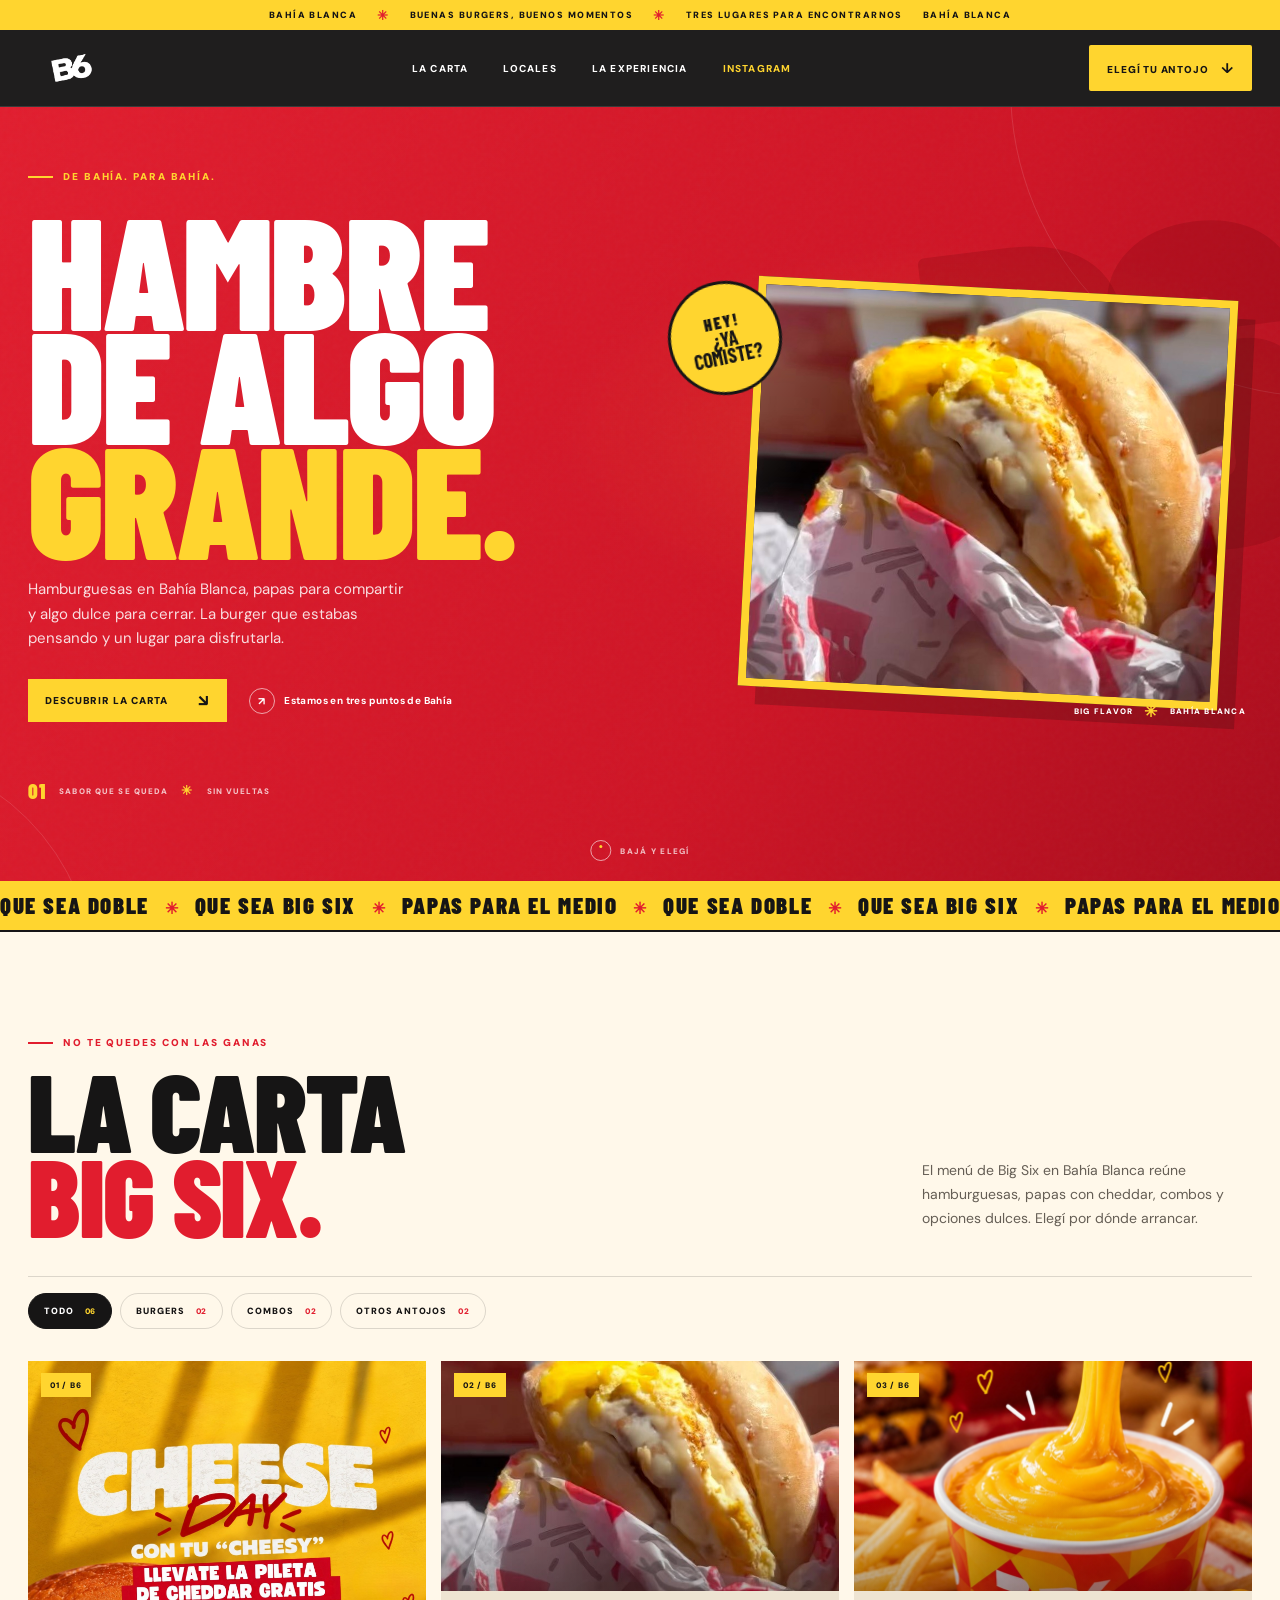
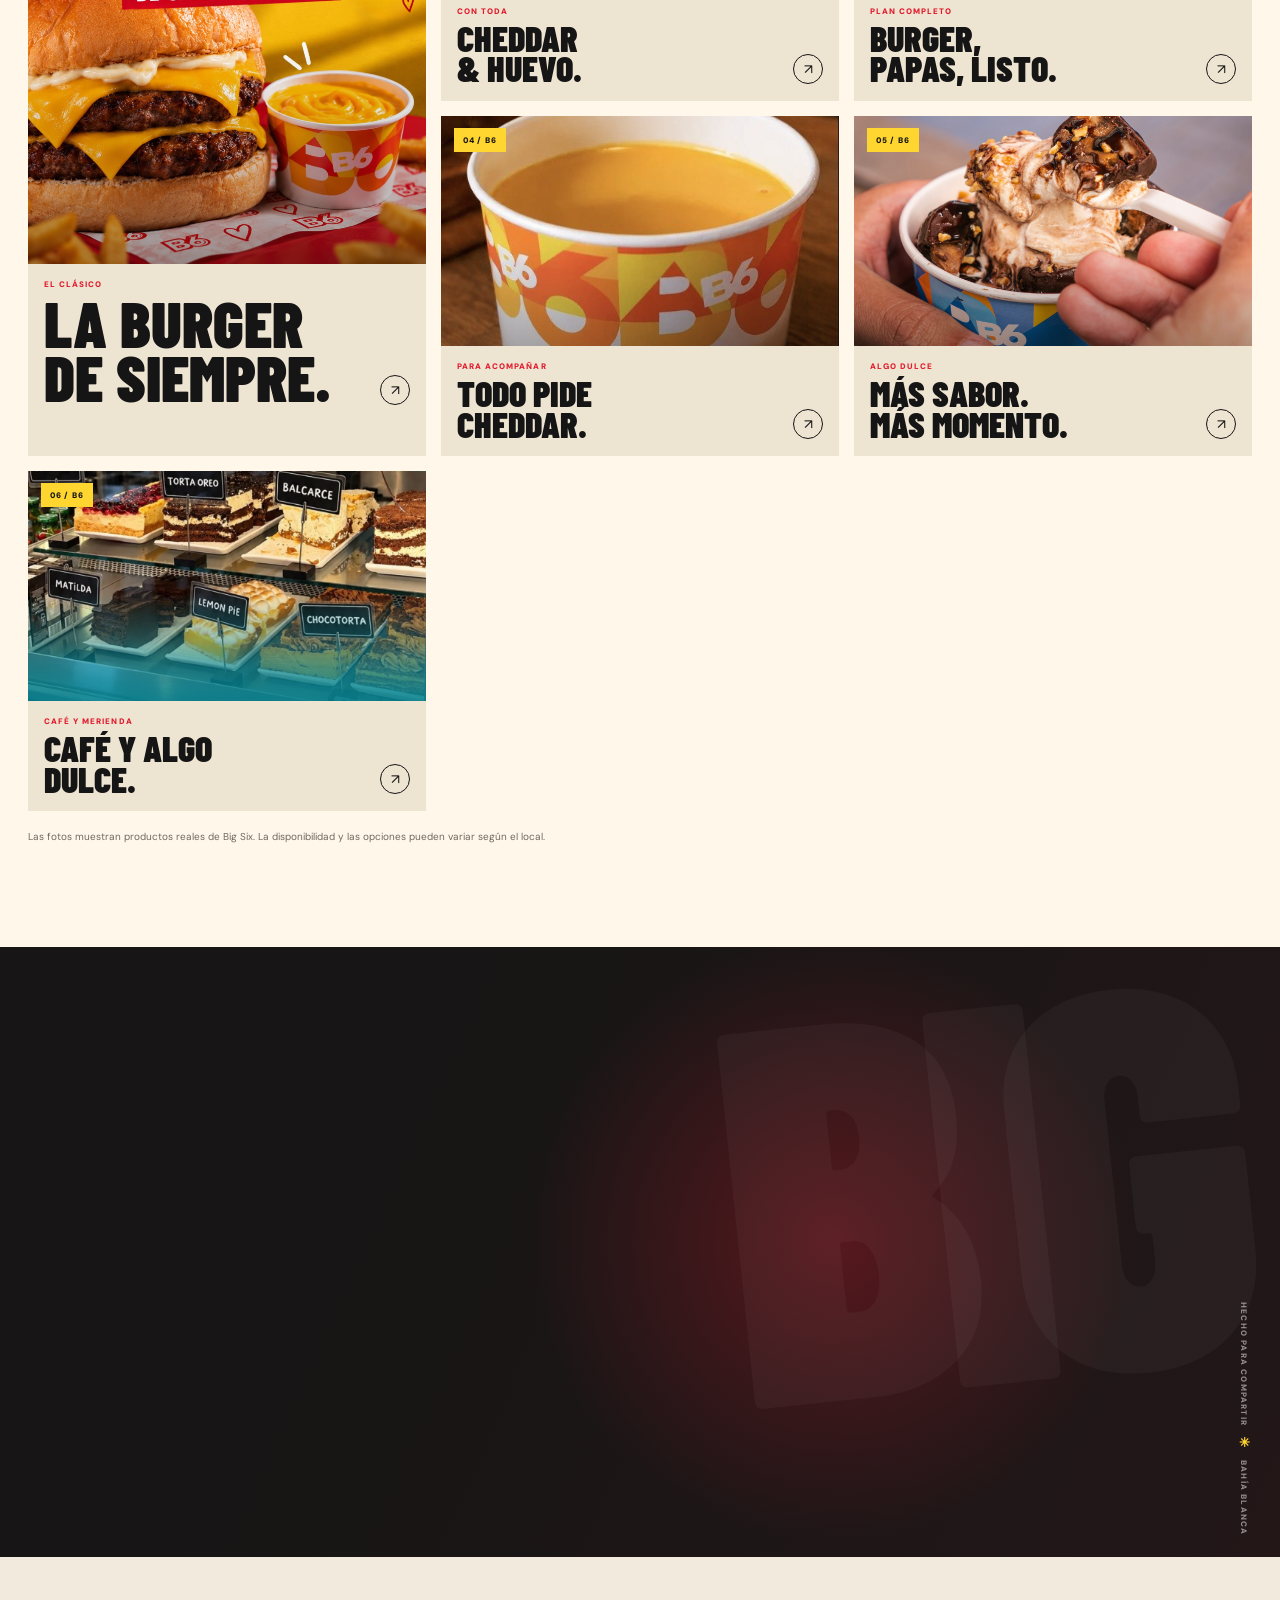
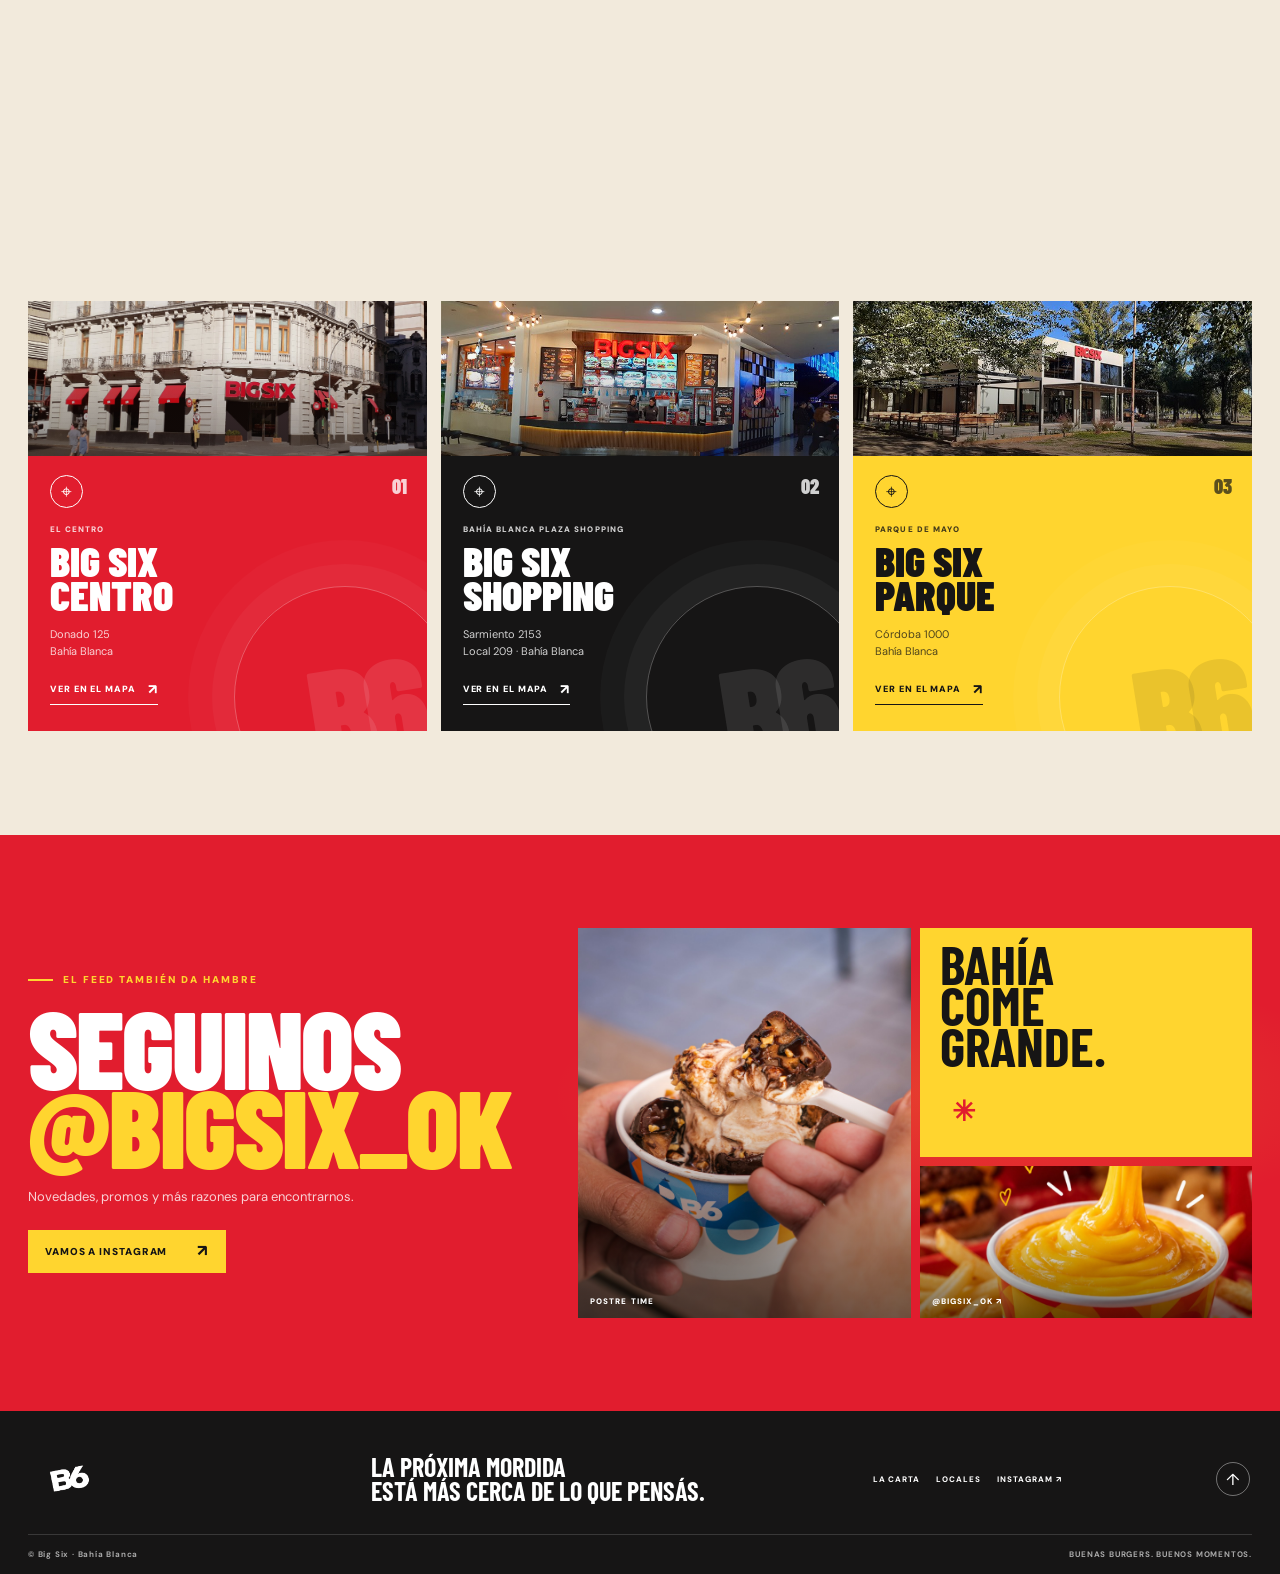
<file: index.html>
<!doctype html>
<html lang="es-AR">
<head>
  <meta charset="utf-8">
  <meta name="viewport" content="width=device-width, initial-scale=1">
  <meta name="theme-color" content="#e11d2e">
  <meta name="description" content="Conocé el menú de Big Six en Bahía Blanca: hamburguesas, papas y algo dulce. Encontrá sus tres locales y elegí tu próximo antojo.">
  <meta name="robots" content="index, follow, max-image-preview:large">
  <link rel="canonical" href="https://bigsix-b6.github.io/bigsix/">
  <title>Big Six | Hamburguesas y menú en Bahía Blanca</title>
  <meta property="og:type" content="website">
  <meta property="og:locale" content="es_AR">
  <meta property="og:site_name" content="Big Six">
  <meta property="og:title" content="Big Six | Hamburguesas y menú en Bahía Blanca">
  <meta property="og:description" content="Hamburguesas, papas y algo dulce en Bahía Blanca. Explorá la carta y encontrá los tres locales.">
  <meta property="og:url" content="https://bigsix-b6.github.io/bigsix/">
  <meta property="og:image" content="https://bigsix-b6.github.io/bigsix/assets/burger-cheesy.jpg">
  <meta property="og:image:alt" content="Hamburguesa Big Six con cheddar">
  <meta name="twitter:card" content="summary_large_image">
  <meta name="twitter:title" content="Big Six | Hamburguesas y menú en Bahía Blanca">
  <meta name="twitter:description" content="Hamburguesas, papas y algo dulce en Bahía Blanca. Explorá la carta y encontrá los tres locales.">
  <meta name="twitter:image" content="https://bigsix-b6.github.io/bigsix/assets/burger-cheesy.jpg">
  <link rel="icon" type="image/png" sizes="64x64" href="assets/favicon.png">
  <link rel="apple-touch-icon" href="assets/favicon.png">
  <link rel="preconnect" href="https://fonts.googleapis.com">
  <link rel="preconnect" href="https://fonts.gstatic.com" crossorigin>
  <link href="https://fonts.googleapis.com/css2?family=Barlow+Condensed:wght@600;700;800;900&family=DM+Sans:wght@400;500;600;700;800&display=swap" rel="stylesheet">
  <link rel="stylesheet" href="styles.css">
  <script type="application/ld+json">
  {
    "@context": "https://schema.org",
    "@type": "WebSite",
    "name": "Big Six",
    "url": "https://bigsix-b6.github.io/bigsix/",
    "description": "Menú de Big Six en Bahía Blanca: hamburguesas, papas, opciones dulces y tres locales.",
    "inLanguage": "es-AR"
  }
  </script>
  <script src="main.js" defer></script>
</head>
<body>
  <div class="announcement"><span>BAHÍA BLANCA</span><i>✳</i> BUENAS BURGERS, BUENOS MOMENTOS <i>✳</i> TRES LUGARES PARA ENCONTRARNOS <span>BAHÍA BLANCA</span></div>
  <header class="site-header">
    <div class="container nav-wrap">
      <a class="brand" href="#inicio" aria-label="Big Six, inicio"><img src="assets/logo-original.png" alt="Big Six" width="112" height="48"></a>
      <button class="menu-toggle" aria-label="Abrir navegación" aria-expanded="false"><span></span><span></span></button>
      <nav class="nav-links" aria-label="Navegación principal"><a href="#carta">La carta</a><a href="#locales">Locales</a><a href="#nosotros">La experiencia</a><a href="#instagram">Instagram</a></nav>
      <a class="nav-button" href="#carta">Elegí tu antojo <b>↓</b></a>
    </div>
  </header>

  <main>
    <section class="hero" id="inicio">
      <div class="hero-grain"></div><div class="hero-orbit orbit-one"></div><div class="hero-orbit orbit-two"></div>
      <div class="container hero-layout">
        <div class="hero-copy reveal">
          <p class="eyebrow"><span class="eyebrow-line"></span> De Bahía. Para Bahía.</p>
          <h1>Hambre<br>de algo <em>grande.</em></h1>
          <p class="hero-intro">Hamburguesas en Bahía Blanca, papas para compartir y algo dulce para cerrar. La burger que estabas pensando y un lugar para disfrutarla.</p>
          <div class="hero-actions"><a class="button button-yellow" href="#carta">Descubrir la carta <span>↘</span></a><a class="play-link" href="#locales"><span class="play-icon">↗</span> Estamos en tres puntos de Bahía</a></div>
          <div class="hero-footnote"><span>01</span> SABOR QUE SE QUEDA <b>✳</b> SIN VUELTAS</div>
        </div>
        <div class="hero-visual reveal reveal-late">
          <div class="hero-photo-wrap"><img class="hero-photo" src="assets/sandwich.jpg" alt="Sándwich Big Six con huevo y queso" fetchpriority="high" decoding="async"><div class="photo-shine"></div></div>
          <div class="hero-sticker"><span>HEY!</span><b>¿Ya<br>comiste?</b></div>
          <div class="hero-caption"><span>BIG FLAVOR</span><span>✳</span><span>BAHÍA BLANCA</span></div>
          <div class="hero-number">B6</div>
        </div>
      </div>
      <a class="scroll-cue" href="#carta" aria-label="Desplazar hacia la carta"><span></span> BAJÁ Y ELEGÍ</a>
    </section>

    <div class="marquee" aria-hidden="true"><div class="marquee-track"><span>QUE SEA DOBLE <b>✳</b> QUE SEA BIG SIX <b>✳</b> PAPAS PARA EL MEDIO <b>✳</b> QUE SEA DOBLE <b>✳</b> QUE SEA BIG SIX <b>✳</b> PAPAS PARA EL MEDIO <b>✳</b></span><span>QUE SEA DOBLE <b>✳</b> QUE SEA BIG SIX <b>✳</b> PAPAS PARA EL MEDIO <b>✳</b> QUE SEA DOBLE <b>✳</b> QUE SEA BIG SIX <b>✳</b> PAPAS PARA EL MEDIO <b>✳</b></span></div></div>

    <section class="menu-section section-pad" id="carta">
      <div class="container">
        <div class="section-top reveal"><div><p class="eyebrow dark-eyebrow"><span class="eyebrow-line"></span> No te quedes con las ganas</p><h2>La carta<br><em>Big Six.</em></h2></div><p class="section-lead">El menú de Big Six en Bahía Blanca reúne hamburguesas, papas con cheddar, combos y opciones dulces. Elegí por dónde arrancar.</p></div>
        <div class="filter-row reveal" role="group" aria-label="Filtrar carta">
          <button class="filter-chip is-active" data-filter="all" aria-pressed="true">Todo <span>06</span></button><button class="filter-chip" data-filter="burgers" aria-pressed="false">Burgers <span>02</span></button><button class="filter-chip" data-filter="combos" aria-pressed="false">Combos <span>02</span></button><button class="filter-chip" data-filter="otros" aria-pressed="false">Otros antojos <span>02</span></button>
        </div>
        <div class="menu-grid">
          <article class="menu-card menu-card-feature reveal" data-category="burgers"><div class="menu-image"><img src="assets/burger-cheesy.jpg" alt="Hamburguesa Big Six con cheddar" loading="lazy"><span class="menu-index">01 / B6</span></div><div class="menu-card-info"><div><p class="menu-kicker">EL CLÁSICO</p><h3>La burger<br>de siempre.</h3></div><a class="menu-arrow" href="#locales" aria-label="Encontrá una Big Six en un local">↗</a></div></article>
          <article class="menu-card reveal" data-category="burgers"><div class="menu-image"><img src="assets/sandwich.jpg" alt="Sándwich Big Six con huevo y queso" loading="lazy"><span class="menu-index">02 / B6</span></div><div class="menu-card-info"><div><p class="menu-kicker">CON TODA</p><h3>Cheddar<br>& huevo.</h3></div><a class="menu-arrow" href="#locales" aria-label="Encontrá una Big Six en un local">↗</a></div></article>
          <article class="menu-card reveal" data-category="combos"><div class="menu-image"><img src="assets/pileta-cheddar.jpg" alt="Papas Big Six con salsa cheddar" loading="lazy"><span class="menu-index">03 / B6</span></div><div class="menu-card-info"><div><p class="menu-kicker">PLAN COMPLETO</p><h3>Burger,<br>papas, listo.</h3></div><a class="menu-arrow" href="#locales" aria-label="Encontrá una Big Six en un local">↗</a></div></article>
          <article class="menu-card reveal" data-category="otros"><div class="menu-image"><img src="assets/cheddar.jpg" alt="Salsa cheddar Big Six" loading="lazy"><span class="menu-index">04 / B6</span></div><div class="menu-card-info"><div><p class="menu-kicker">PARA ACOMPAÑAR</p><h3>Todo pide<br>cheddar.</h3></div><a class="menu-arrow" href="#locales" aria-label="Encontrá una Big Six en un local">↗</a></div></article>
          <article class="menu-card reveal" data-category="combos"><div class="menu-image"><img src="assets/postre-chocoban.jpg" alt="Postre helado Chocoban de Big Six" loading="lazy"><span class="menu-index">05 / B6</span></div><div class="menu-card-info"><div><p class="menu-kicker">ALGO DULCE</p><h3>Más sabor.<br>Más momento.</h3></div><a class="menu-arrow" href="#locales" aria-label="Encontrá una Big Six en un local">↗</a></div></article>
          <article class="menu-card reveal" data-category="otros"><div class="menu-image"><img src="assets/pasteleria.jpg" alt="Tortas y cupcakes de la cafetería Big Six" loading="lazy"><span class="menu-index">06 / B6</span></div><div class="menu-card-info"><div><p class="menu-kicker">CAFÉ Y MERIENDA</p><h3>Café y algo<br>dulce.</h3></div><a class="menu-arrow" href="#locales" aria-label="Encontrá una Big Six en un local">↗</a></div></article>
        </div>
        <p class="menu-note reveal">Las fotos muestran productos reales de Big Six. La disponibilidad y las opciones pueden variar según el local.</p>
      </div>
    </section>

    <section class="interlude" id="nosotros"><div class="interlude-bgtext" aria-hidden="true">BIG</div><div class="container interlude-content reveal"><p class="eyebrow"><span class="eyebrow-line"></span> El ritual de siempre</p><h2>Una mesa.<br>Un montón de <em>historias.</em></h2><p>La pausa entre planes. La salida con amigos. El premio después de un día largo. Hacele lugar a una Big Six.</p><a class="button button-outline" href="#locales">Encontrá tu local <span>↘</span></a><div class="interlude-image"><img src="assets/postre-chocoban.jpg" alt="Postre helado Chocoban de Big Six" loading="lazy"></div></div><div class="interlude-side-note">HECHO PARA COMPARTIR <span>✳</span> BAHÍA BLANCA</div></section>

    <section class="locations section-pad" id="locales"><span id="visitanos" class="anchor-alias" aria-hidden="true"></span><div class="container"><div class="section-top reveal"><div><p class="eyebrow dark-eyebrow"><span class="eyebrow-line"></span> Estamos cerca</p><h2>Tres puntos.<br><em>Mismo antojo.</em></h2></div><p class="section-lead">Centro, shopping o Parque de Mayo. Elegí tu punto de encuentro y venite.</p></div>
      <div class="location-grid">
        <article class="location-card location-main reveal"><div class="location-photo"><img src="assets/local-centro.jpg" alt="Fachada del local Big Six Centro" loading="lazy"></div><div class="location-content"><div class="location-no">01</div><div class="location-icon">⌖</div><p class="location-type">EL CENTRO</p><h3>Big Six<br>Centro</h3><p class="location-address">Donado 125<br>Bahía Blanca</p><a class="location-link" href="https://www.google.com/maps/search/?api=1&query=Big+Six+Donado+125+Bahia+Blanca" target="_blank" rel="noreferrer">Ver en el mapa <span>↗</span></a></div><div class="location-art">B6</div></article>
        <article class="location-card location-mall reveal"><div class="location-photo"><img src="assets/local-shopping.jpg" alt="Interior del local Big Six Shopping" loading="lazy"></div><div class="location-content"><div class="location-no">02</div><div class="location-icon">⌖</div><p class="location-type">BAHÍA BLANCA PLAZA SHOPPING</p><h3>Big Six<br>Shopping</h3><p class="location-address">Sarmiento 2153<br>Local 209 · Bahía Blanca</p><a class="location-link" href="https://www.google.com/maps/search/?api=1&query=Big+Six+Sarmiento+2153+Bahia+Blanca" target="_blank" rel="noreferrer">Ver en el mapa <span>↗</span></a></div><div class="location-art">B6</div></article>
        <article class="location-card location-park reveal"><div class="location-photo"><img src="assets/local-parque.jpg" alt="Local Big Six en el Parque de Mayo" loading="lazy"></div><div class="location-content"><div class="location-no">03</div><div class="location-icon">⌖</div><p class="location-type">PARQUE DE MAYO</p><h3>Big Six<br>Parque</h3><p class="location-address">Córdoba 1000<br>Bahía Blanca</p><a class="location-link" href="https://www.google.com/maps/search/?api=1&query=Big+Six+Cordoba+1000+Bahia+Blanca" target="_blank" rel="noreferrer">Ver en el mapa <span>↗</span></a></div><div class="location-art">B6</div></article>
      </div>
    </div></section>

    <section class="social-section" id="instagram"><div class="container social-layout"><div class="social-copy reveal"><p class="eyebrow"><span class="eyebrow-line"></span> El feed también da hambre</p><h2>Seguinos<br><em>@bigsix_ok</em></h2><p>Novedades, promos y más razones para encontrarnos.</p><a class="button button-yellow" href="https://www.instagram.com/bigsix_ok/" target="_blank" rel="noreferrer">Vamos a Instagram <span>↗</span></a></div><div class="social-mosaic reveal reveal-late"><a class="social-tile tile-tall" href="https://www.instagram.com/bigsix_ok/" target="_blank" rel="noreferrer"><img src="assets/postre-chocoban.jpg" alt="Postre helado Chocoban de Big Six" loading="lazy"><span>POSTRE TIME</span></a><a class="social-tile tile-red" href="https://www.instagram.com/bigsix_ok/" target="_blank" rel="noreferrer"><b>BAHÍA<br>COME<br>GRANDE.</b><span>✳</span></a><a class="social-tile tile-wide" href="https://www.instagram.com/bigsix_ok/" target="_blank" rel="noreferrer"><img src="assets/pileta-cheddar.jpg" alt="Papas con pileta de cheddar Big Six" loading="lazy"><span>@BIGSIX_OK ↗</span></a></div></div></section>
  </main>

  <footer class="footer"><div class="container footer-main"><a class="footer-brand" href="#inicio"><img src="assets/logo-original.png" alt="Big Six" width="116" height="50"></a><div class="footer-message">La próxima mordida<br>está más cerca de lo que pensás.</div><div class="footer-links"><a href="#carta">La carta</a><a href="#locales">Locales</a><a href="https://www.instagram.com/bigsix_ok/" target="_blank" rel="noreferrer">Instagram ↗</a></div><a class="back-top" href="#inicio" aria-label="Volver arriba">↑</a></div><div class="container footer-bottom"><span>© Big Six · Bahía Blanca</span><span>BUENAS BURGERS. BUENOS MOMENTOS.</span></div></footer>
  <a class="mobile-menu-cta" href="#carta">Ver la carta <span>↓</span></a>
</body>
</html>
</file>
<file: styles.css>
:root{
  --red:#e11d2e;--red-dark:#bb1322;--yellow:#ffd52f;--ink:#161515;--paper:#fff8ea;--cream:#f3ead9;--muted:#70685e;--line:rgba(22,21,21,.15);
  --display:'Barlow Condensed',Impact,sans-serif;--body:'DM Sans',Arial,sans-serif;--max:1240px
}
*{box-sizing:border-box}
html{scroll-behavior:smooth;scroll-padding-top:88px}
body{margin:0;background:var(--paper);color:var(--ink);font-family:var(--body);font-size:16px;overflow-x:hidden}
a{color:inherit;text-decoration:none}button{font:inherit}.container{width:min(var(--max),calc(100% - 56px));margin:0 auto}.section-pad{padding:104px 0}
.announcement{height:30px;background:var(--yellow);display:flex;justify-content:center;align-items:center;gap:20px;color:var(--ink);font-size:9px;letter-spacing:.16em;font-weight:900;overflow:hidden;white-space:nowrap}.announcement i{font-size:13px;font-style:normal;color:var(--red)}
.site-header{position:sticky;top:0;z-index:30;background:rgba(22,21,21,.96);backdrop-filter:blur(14px);border-bottom:1px solid rgba(255,255,255,.12);color:#fff}.nav-wrap{height:76px;display:flex;align-items:center;justify-content:space-between;gap:25px}.brand,.footer-brand{display:flex;align-items:center;flex-shrink:0}.brand img{width:86px;height:auto;object-fit:contain;max-height:53px}.nav-links{display:flex;gap:35px;align-items:center}.nav-links a,.footer-links a{font-size:10px;letter-spacing:.12em;font-weight:800;text-transform:uppercase;transition:color .2s}.nav-links a:hover,.footer-links a:hover{color:var(--yellow)}.nav-button{background:var(--yellow);color:var(--ink);padding:14px 18px;border-radius:2px;font-size:10px;letter-spacing:.08em;font-weight:900;text-transform:uppercase;transition:transform .2s,background .2s}.nav-button b{font-size:14px;margin-left:10px}.nav-button:hover{transform:translateY(-2px);background:#ffe46e}.menu-toggle{display:none}
.hero{position:relative;min-height:650px;background:var(--red);color:#fff;overflow:hidden;isolation:isolate}.hero:before{content:"";position:absolute;inset:0;z-index:-2;background:radial-gradient(ellipse at 75% 42%,rgba(255,213,47,.12),transparent 30%),linear-gradient(120deg,#e11d2e 0%,#ce1425 62%,#a90c1c 100%)}.hero-grain{position:absolute;inset:0;z-index:-1;opacity:.11;background-image:url("data:image/svg+xml,%3Csvg viewBox='0 0 180 180' xmlns='http://www.w3.org/2000/svg'%3E%3Cfilter id='n'%3E%3CfeTurbulence type='fractalNoise' baseFrequency='.9' numOctaves='3' stitchTiles='stitch'/%3E%3C/filter%3E%3Crect width='100%25' height='100%25' filter='url(%23n)' opacity='.32'/%3E%3C/svg%3E")}.hero-layout{position:relative;min-height:650px;display:grid;grid-template-columns:1fr 1fr;align-items:center;gap:32px;padding-top:58px;padding-bottom:68px}.hero-copy{position:relative;z-index:2;padding:5px 0 10px}.eyebrow{display:flex;align-items:center;gap:10px;margin:0;color:var(--yellow);font-size:10px;letter-spacing:.19em;text-transform:uppercase;font-weight:900}.eyebrow-line{width:25px;height:2px;background:currentColor;display:inline-block}.hero h1,.interlude h2,.social-copy h2{font-family:var(--display);font-size:clamp(92px,12.4vw,162px);font-weight:900;text-transform:uppercase;letter-spacing:-.018em;line-height:.72;margin:28px 0 23px}.hero h1 em,.section-top h2 em,.interlude h2 em,.social-copy h2 em{font-style:normal;color:var(--yellow)}.hero-intro{max-width:380px;color:rgba(255,255,255,.85);font-size:15px;line-height:1.65;margin:0}.hero-actions{display:flex;align-items:center;flex-wrap:wrap;gap:22px;margin-top:28px}.button{display:inline-flex;align-items:center;gap:30px;padding:15px 17px;font-size:10px;letter-spacing:.09em;font-weight:900;text-transform:uppercase;transition:transform .2s,background .2s,color .2s}.button span{font-size:16px;line-height:.6}.button:hover{transform:translateY(-3px)}.button-yellow{background:var(--yellow);color:var(--ink)}.button-yellow:hover{background:#ffe66d}.button-outline{border:1px solid rgba(255,255,255,.55);color:#fff}.button-outline:hover{background:#fff;color:var(--ink)}.play-link{display:flex;align-items:center;gap:9px;color:#fff;font-size:10px;font-weight:700;letter-spacing:.04em}.play-icon{width:26px;height:26px;border:1px solid rgba(255,255,255,.6);border-radius:50%;display:grid;place-items:center;font-size:11px;transition:background .2s,color .2s}.play-link:hover .play-icon{background:#fff;color:var(--red)}.hero-footnote{display:flex;gap:13px;align-items:center;margin-top:56px;font-size:8px;font-weight:900;letter-spacing:.14em;color:rgba(255,255,255,.72)}.hero-footnote span{font-family:var(--display);font-size:21px;color:var(--yellow)}.hero-footnote b{color:var(--yellow);font-size:13px}.hero-visual{min-height:495px;position:relative;display:flex;align-items:center;justify-content:center}.hero-photo-wrap{position:absolute;width:min(86%,480px);height:min(75vw,410px);max-height:410px;right:4%;top:50%;transform:translateY(-49%) rotate(3deg);overflow:hidden;border:8px solid var(--yellow);background:#33241f;box-shadow:18px 18px 0 rgba(35,10,12,.22);animation:photo-float 6s ease-in-out infinite}.hero-photo{width:100%;height:100%;object-fit:cover;filter:saturate(1.12);transform:scale(1.04)}.photo-shine{position:absolute;inset:0;background:linear-gradient(125deg,rgba(255,255,255,.24),transparent 24% 73%,rgba(0,0,0,.17));pointer-events:none}.hero-sticker{position:absolute;z-index:2;left:2%;top:8%;width:114px;height:114px;border-radius:50%;background:var(--yellow);border:3px solid var(--ink);color:var(--ink);display:flex;flex-direction:column;justify-content:center;align-items:center;text-align:center;transform:rotate(-12deg);animation:stamp-in .8s .25s both cubic-bezier(.2,.8,.2,1)}.hero-sticker span{font-family:var(--display);font-size:16px;font-weight:900;letter-spacing:.12em}.hero-sticker b{font-family:var(--display);font-size:20px;line-height:.82;text-transform:uppercase}.hero-caption{position:absolute;right:1%;bottom:3%;display:flex;align-items:center;gap:11px;font-size:8px;font-weight:900;letter-spacing:.16em}.hero-caption span:nth-child(2){color:var(--yellow);font-size:16px}.hero-number{position:absolute;right:-5%;top:-10%;z-index:-1;color:rgba(115,0,13,.22);font-family:var(--display);font-size:clamp(250px,36vw,470px);font-weight:900;line-height:.8;letter-spacing:-.08em;transform:rotate(-7deg);pointer-events:none}.hero-orbit{position:absolute;border:1px solid rgba(255,255,255,.12);border-radius:50%;pointer-events:none}.orbit-one{width:620px;height:620px;right:-350px;top:-330px}.orbit-two{width:460px;height:460px;left:-365px;bottom:-330px}.scroll-cue{position:absolute;bottom:20px;left:50%;transform:translateX(-50%);display:flex;align-items:center;gap:9px;color:rgba(255,255,255,.7);font-size:8px;font-weight:900;letter-spacing:.16em}.scroll-cue span{width:21px;height:21px;border:1px solid rgba(255,255,255,.6);border-radius:50%;position:relative}.scroll-cue span:after{content:"";position:absolute;width:3px;height:3px;background:var(--yellow);border-radius:50%;left:8px;top:4px;animation:scroll-dot 1.4s infinite}
.marquee{background:var(--yellow);color:var(--ink);overflow:hidden;white-space:nowrap;border-bottom:2px solid var(--ink)}.marquee-track{display:flex;width:max-content;animation:marquee 24s linear infinite;font-family:var(--display);font-size:23px;line-height:1;padding:13px 0;font-weight:900;letter-spacing:.07em}.marquee-track span{padding-right:25px}.marquee-track b{color:var(--red);padding:0 9px;font-size:16px}
.section-top{display:flex;align-items:flex-end;justify-content:space-between;gap:35px;margin-bottom:38px}.dark-eyebrow{color:var(--red)}.section-top h2{font-family:var(--display);font-size:clamp(70px,8.5vw,111px);line-height:.78;letter-spacing:-.02em;text-transform:uppercase;margin:19px 0 0;font-weight:900}.section-top h2 em{color:var(--red)}.section-lead{max-width:330px;color:#655e55;font-size:14px;line-height:1.7;margin:0 0 7px}.filter-row{display:flex;gap:8px;flex-wrap:wrap;padding:16px 0 25px;border-top:1px solid var(--line);margin-bottom:7px}.filter-chip{border:1px solid var(--line);background:transparent;color:var(--ink);padding:11px 15px;cursor:pointer;border-radius:999px;font-size:9px;letter-spacing:.1em;text-transform:uppercase;font-weight:900;transition:background .2s,color .2s,border .2s,transform .2s}.filter-chip span{margin-left:8px;color:var(--red);font-size:8px}.filter-chip:hover{transform:translateY(-2px)}.filter-chip.is-active{background:var(--ink);color:#fff;border-color:var(--ink)}.filter-chip.is-active span{color:var(--yellow)}.menu-grid{display:grid;grid-template-columns:repeat(3,1fr);gap:15px}.menu-card{min-width:0;background:#eee4d2;position:relative;overflow:hidden;transition:transform .3s,box-shadow .3s}.menu-card:hover{transform:translateY(-6px);box-shadow:0 13px 28px rgba(30,19,6,.13)}.menu-card-feature{grid-row:span 2}.menu-image{height:230px;position:relative;overflow:hidden;background:#2b2520}.menu-card-feature .menu-image{height:503px}.menu-image:after{content:"";position:absolute;inset:0;background:linear-gradient(0deg,rgba(12,10,9,.32),transparent 45%)}.menu-image img{width:100%;height:100%;object-fit:cover;transition:transform .6s cubic-bezier(.2,.8,.2,1)}.menu-card:hover .menu-image img{transform:scale(1.07) rotate(-1deg)}.menu-index{position:absolute;z-index:1;top:12px;left:13px;background:var(--yellow);color:var(--ink);padding:7px 9px;font-size:8px;font-weight:900;letter-spacing:.1em}.menu-card-info{display:flex;align-items:flex-end;justify-content:space-between;padding:15px 16px 17px;min-height:91px}.menu-kicker{font-size:8px;letter-spacing:.13em;color:var(--red);font-weight:900;margin:0 0 7px}.menu-card h3{font-family:var(--display);font-size:clamp(24px,3vw,36px);font-weight:900;line-height:.85;text-transform:uppercase;margin:0}.menu-card-feature h3{font-size:clamp(43px,5vw,66px)}.menu-arrow{width:30px;height:30px;border:1px solid var(--ink);border-radius:50%;display:grid;place-items:center;font-size:14px;transition:background .2s,color .2s,transform .2s}.menu-card:hover .menu-arrow{background:var(--red);color:#fff;border-color:var(--red);transform:rotate(45deg)}.menu-card.is-hidden{display:none}.menu-note{font-size:10px;color:var(--muted);margin:19px 0 0}
.interlude{background:var(--ink);color:#fff;position:relative;overflow:hidden;min-height:610px;display:flex;align-items:center;padding:80px 0;isolation:isolate}.interlude:before{content:"";position:absolute;inset:0;z-index:-1;background:radial-gradient(circle at 65% 48%,rgba(225,29,46,.3),transparent 34%),linear-gradient(115deg,#171515 30%,#231718 100%)}.interlude-content{position:relative;z-index:1}.interlude h2,.social-copy h2{font-size:clamp(74px,9.6vw,126px);margin:23px 0}.interlude h2 em{color:var(--yellow)}.interlude-content>p:not(.eyebrow){max-width:350px;color:#c5c1bd;font-size:14px;line-height:1.7;margin:0 0 24px}.interlude-bgtext{position:absolute;z-index:-1;right:6%;top:6%;font-family:var(--display);font-weight:900;font-size:clamp(280px,42vw,540px);line-height:.7;color:rgba(255,255,255,.035);letter-spacing:-.1em;transform:rotate(-6deg)}.interlude-image{position:absolute;right:1%;top:50%;transform:translateY(-46%) rotate(4deg);width:42%;height:360px;overflow:hidden;border:7px solid var(--red);box-shadow:18px 18px 0 rgba(0,0,0,.3)}.interlude-image img{width:100%;height:100%;object-fit:cover}.interlude-side-note{position:absolute;right:28px;bottom:22px;writing-mode:vertical-rl;display:flex;align-items:center;gap:9px;font-size:8px;font-weight:900;letter-spacing:.15em;color:rgba(255,255,255,.5)}.interlude-side-note span{color:var(--yellow);font-size:13px}
.locations{background:#f2eadc}.location-grid{display:grid;grid-template-columns:repeat(3,1fr);gap:14px}.location-card{position:relative;isolation:isolate;min-height:355px;padding:25px 23px 22px;overflow:hidden;background:var(--red);color:#fff}.location-card:after{content:"";position:absolute;z-index:-1;right:-29px;bottom:-77px;width:220px;height:220px;border:1px solid rgba(255,255,255,.27);border-radius:50%;box-shadow:0 0 0 22px rgba(255,255,255,.035),0 0 0 46px rgba(255,255,255,.025)}.location-mall{background:var(--ink)}.location-park{background:var(--yellow);color:var(--ink)}.location-no{position:absolute;right:20px;top:20px;font-family:var(--display);font-size:20px;font-weight:900;color:rgba(255,255,255,.65)}.location-park .location-no{color:rgba(22,21,21,.5)}.location-icon{width:33px;height:33px;border:1px solid currentColor;border-radius:50%;display:grid;place-items:center;font-size:19px;line-height:1}.location-type{font-size:8px;letter-spacing:.13em;font-weight:900;margin:24px 0 10px;opacity:.8}.location-card h3{font-family:var(--display);font-size:45px;line-height:.8;text-transform:uppercase;font-weight:900;margin:0 0 19px}.location-address{font-size:12px;line-height:1.6;margin:0 0 22px;color:rgba(255,255,255,.8)}.location-park .location-address{color:rgba(22,21,21,.75)}.location-link{position:relative;z-index:1;display:inline-flex;gap:12px;align-items:center;border-bottom:1px solid currentColor;padding:0 0 6px;font-size:9px;font-weight:900;letter-spacing:.1em;text-transform:uppercase;transition:gap .2s}.location-link:hover{gap:18px}.location-link span{font-size:14px}.location-art{position:absolute;right:10px;bottom:-28px;font-family:var(--display);font-size:138px;font-weight:900;line-height:.85;color:rgba(255,255,255,.1);letter-spacing:-.08em;transform:rotate(-9deg);z-index:-1}.location-park .location-art{color:rgba(22,21,21,.09)}
.social-section{background:var(--red);color:#fff;padding:93px 0;position:relative;overflow:hidden;isolation:isolate}.social-section:before{content:"";position:absolute;z-index:-1;inset:0;background:radial-gradient(ellipse at 75% 45%,rgba(255,213,47,.18),transparent 30%)}.social-layout{display:grid;grid-template-columns:.86fr 1.14fr;align-items:center;gap:42px}.social-copy h2{font-size:clamp(70px,8.5vw,110px);margin:22px 0}.social-copy h2 em{color:var(--yellow)}.social-copy>p:not(.eyebrow){font-size:13px;color:rgba(255,255,255,.8);line-height:1.6;margin:0 0 22px}.social-mosaic{height:390px;display:grid;grid-template-columns:1fr 1fr;grid-template-rows:1.2fr .8fr;gap:9px;transform:rotate(-2deg)}.social-tile{position:relative;overflow:hidden;display:flex;align-items:flex-end;background:#292320}.social-tile img{position:absolute;inset:0;width:100%;height:100%;object-fit:cover;transition:transform .5s}.social-tile:hover img{transform:scale(1.07)}.social-tile:after{content:"";position:absolute;inset:0;background:linear-gradient(0deg,rgba(0,0,0,.55),transparent 60%)}.social-tile>span{position:relative;z-index:1;padding:12px;font-size:8px;font-weight:900;letter-spacing:.13em}.tile-tall{grid-row:span 2}.tile-red{background:var(--yellow);color:var(--ink);display:flex;flex-direction:column;justify-content:center;align-items:flex-start;padding:20px}.tile-red:after{display:none}.tile-red b{font-family:var(--display);font-size:clamp(34px,4.3vw,54px);line-height:.76;text-transform:uppercase}.tile-red span{font-size:28px;color:var(--red);margin-top:15px}.tile-wide{grid-column:2}
.footer{background:var(--ink);color:#fff;padding:31px 0 15px}.footer-main{display:grid;grid-template-columns:1fr 1.5fr 1fr 36px;align-items:center;gap:28px;padding:12px 0 30px}.footer-brand img{width:82px;height:auto;max-height:50px;object-fit:contain}.footer-message{font-family:var(--display);font-size:26px;line-height:.92;font-weight:700;text-transform:uppercase}.footer-links{display:flex;gap:16px;flex-wrap:wrap}.footer-links a{font-size:8px}.back-top{width:34px;height:34px;border:1px solid rgba(255,255,255,.4);border-radius:50%;display:grid;place-items:center;transition:background .2s,color .2s}.back-top:hover{background:var(--yellow);color:var(--ink);border-color:var(--yellow)}.footer-bottom{border-top:1px solid rgba(255,255,255,.15);padding-top:14px;display:flex;justify-content:space-between;color:#aaa;font-size:8px;letter-spacing:.1em;font-weight:700}.mobile-menu-cta{display:none}
.reveal{opacity:0;transform:translateY(22px);transition:opacity .7s ease,transform .7s cubic-bezier(.2,.75,.25,1)}.reveal.is-visible{opacity:1;transform:translateY(0)}.reveal-late{transition-delay:.14s}
@keyframes marquee{to{transform:translateX(-50%)}}@keyframes photo-float{0%,100%{transform:translateY(-49%) rotate(3deg)}50%{transform:translateY(-52%) rotate(1deg)}}@keyframes stamp-in{from{opacity:0;transform:scale(.45) rotate(-28deg)}to{opacity:1;transform:scale(1) rotate(-12deg)}}@keyframes scroll-dot{0%{transform:translateY(0);opacity:1}80%,100%{transform:translateY(8px);opacity:0}}
@media(max-width:900px){.container{width:min(var(--max),calc(100% - 40px))}.nav-links{gap:18px}.nav-links a{font-size:9px}.hero h1{font-size:clamp(84px,13vw,125px)}.hero-layout{min-height:590px}.hero-visual{min-height:420px}.hero-photo-wrap{width:88%;height:350px}.hero-sticker{width:94px;height:94px;left:-1%;font-size:14px}.hero-sticker b{font-size:17px}.menu-grid{gap:11px}.menu-image{height:195px}.menu-card-feature .menu-image{height:401px}.location-card{padding:20px 17px;min-height:335px}.location-card h3{font-size:39px}.social-layout{gap:20px}.social-mosaic{height:340px}}
@media(max-width:650px){html{scroll-padding-top:69px}.container{width:calc(100% - 34px)}.section-pad{padding:73px 0}.announcement{justify-content:flex-start;padding:0 15px;font-size:8px;gap:13px}.announcement span:last-child{display:none}.nav-wrap{height:66px}.brand img{width:76px;max-height:48px}.menu-toggle{display:flex;width:38px;height:38px;border:1px solid rgba(255,255,255,.25);background:transparent;align-items:center;justify-content:center;flex-direction:column;gap:5px;cursor:pointer}.menu-toggle span{height:2px;width:15px;background:#fff;transition:transform .2s}.menu-toggle.is-open span:first-child{transform:translateY(3.5px) rotate(45deg)}.menu-toggle.is-open span:last-child{transform:translateY(-3.5px) rotate(-45deg)}.nav-links{display:none;position:absolute;top:66px;left:0;right:0;background:var(--ink);padding:11px 22px 22px;border-top:1px solid rgba(255,255,255,.1);flex-direction:column;align-items:stretch;gap:0}.nav-links.is-open{display:flex}.nav-links a{padding:14px 0;border-bottom:1px solid rgba(255,255,255,.1);font-size:11px}.nav-button{display:none}.hero{min-height:unset}.hero-layout{min-height:0;padding-top:48px;padding-bottom:72px;grid-template-columns:1fr;gap:18px}.hero h1{font-size:clamp(83px,23vw,130px);margin:23px 0 19px}.hero-intro{font-size:14px;max-width:330px}.hero-actions{gap:15px;align-items:flex-start;flex-direction:column;margin-top:22px}.hero-footnote{margin-top:28px;font-size:7px}.hero-visual{min-height:310px;margin-top:6px}.hero-photo-wrap{width:82%;height:280px;right:4%;top:46%;border-width:6px}.hero-sticker{width:83px;height:83px;top:4%;left:1%}.hero-sticker span{font-size:12px}.hero-sticker b{font-size:15px}.hero-caption{right:2%;bottom:1%;font-size:7px}.hero-number{top:0;right:-7%;font-size:270px}.scroll-cue{bottom:17px;left:18px;transform:none}.marquee-track{font-size:19px;padding:11px 0}.section-top{align-items:flex-start;flex-direction:column;gap:18px;margin-bottom:24px}.section-top h2{font-size:clamp(70px,20vw,95px)}.section-lead{font-size:13px;max-width:340px}.filter-row{flex-wrap:nowrap;overflow-x:auto;padding:13px 0 17px;scrollbar-width:none}.filter-row::-webkit-scrollbar{display:none}.filter-chip{white-space:nowrap;padding:10px 12px;font-size:8px}.menu-grid{grid-template-columns:1fr 1fr;gap:9px}.menu-card-feature{grid-row:auto;grid-column:span 2}.menu-image,.menu-card-feature .menu-image{height:170px}.menu-card-feature .menu-image{height:235px}.menu-card-info{padding:11px 11px 13px;min-height:73px}.menu-card h3{font-size:clamp(23px,7vw,32px)}.menu-card-feature h3{font-size:41px}.menu-kicker{font-size:7px}.menu-arrow{width:25px;height:25px;font-size:12px}.menu-note{font-size:9px;line-height:1.5}.interlude{min-height:690px;padding:58px 0 44px;align-items:flex-start}.interlude h2,.social-copy h2{font-size:clamp(70px,17vw,100px);margin:20px 0}.interlude-content>p:not(.eyebrow){max-width:310px;font-size:13px}.interlude-image{position:relative;top:auto;right:auto;transform:rotate(3deg);width:88%;height:245px;margin:30px 0 0 auto;border-width:5px}.interlude-bgtext{right:-1%;top:32%;font-size:280px}.interlude-side-note{right:10px;bottom:15px;font-size:7px}.location-grid{grid-template-columns:1fr;gap:10px}.location-card{min-height:300px;padding:22px}.location-card h3{font-size:47px}.location-address{margin-bottom:18px}.location-art{font-size:154px;right:8px;bottom:-35px}.social-section{padding:69px 0 60px}.social-layout{grid-template-columns:1fr;gap:33px}.social-copy h2{font-size:clamp(68px,17vw,96px)}.social-mosaic{height:310px;gap:7px}.tile-red b{font-size:clamp(31px,9vw,45px)}.footer-main{grid-template-columns:1fr auto;gap:19px;padding-bottom:22px}.footer-message{font-size:22px;grid-column:1}.footer-brand{grid-row:span 2;grid-column:2}.footer-links{grid-column:1;gap:13px}.footer-links a{font-size:8px}.back-top{grid-column:2;grid-row:1}.footer-bottom{font-size:7px;gap:8px;flex-direction:column}.mobile-menu-cta{position:fixed;z-index:25;bottom:12px;left:50%;transform:translateX(-50%);display:flex;align-items:center;justify-content:space-between;gap:35px;padding:14px 18px;background:var(--yellow);color:var(--ink);box-shadow:0 7px 24px rgba(0,0,0,.22);font-size:9px;font-weight:900;letter-spacing:.1em;text-transform:uppercase}.mobile-menu-cta span{font-size:15px}}
@media(prefers-reduced-motion:reduce){*,*:before,*:after{animation-duration:.01ms!important;animation-iteration-count:1!important;scroll-behavior:auto!important;transition-duration:.01ms!important}.reveal{opacity:1;transform:none}}
.nav-links a[aria-current="location"]{color:var(--yellow)}
.menu-arrow{flex:0 0 30px;cursor:pointer}
.menu-arrow:focus-visible,.button:focus-visible,.nav-links a:focus-visible,.location-link:focus-visible,.filter-chip:focus-visible{outline:3px solid var(--red);outline-offset:4px}
.locations{position:relative}
.anchor-alias{display:block;position:absolute;top:0;left:0;visibility:hidden;scroll-margin-top:88px}
.menu-card.is-arriving{animation:card-arrive .42s cubic-bezier(.2,.75,.25,1) both}
@keyframes card-arrive{from{opacity:.2;transform:translateY(12px) scale(.985)}to{opacity:1;transform:translateY(0) scale(1)}}
@media(max-width:650px){
  .nav-links{display:flex;visibility:hidden;opacity:0;pointer-events:none;transform:translateY(-8px);transition:opacity .22s ease,transform .22s ease,visibility .22s;}
  .nav-links.is-open{visibility:visible;opacity:1;pointer-events:auto;transform:translateY(0);}
  .anchor-alias{scroll-margin-top:69px}
}
@media(prefers-reduced-motion:reduce){.menu-card.is-arriving{animation:none}}

/* Real local photographs from the official Big Six locations page. */
.location-card{min-height:430px;padding:0}
.location-photo{position:relative;height:155px;overflow:hidden}
.location-photo:after{content:"";position:absolute;inset:0;background:linear-gradient(0deg,rgba(20,14,12,.45),transparent 68%)}
.location-photo img{width:100%;height:100%;object-fit:cover;transition:transform .5s}
.location-card:hover .location-photo img{transform:scale(1.06)}
.location-content{position:relative;z-index:1;padding:19px 22px 22px}
.location-no{right:20px;top:18px;color:rgba(255,255,255,.8)}
.location-park .location-no{color:rgba(22,21,21,.7)}
.location-type{margin:16px 0 10px}
.location-card h3{font-size:42px;margin-bottom:15px}
.location-address{font-size:11px;line-height:1.55;margin-bottom:16px}
.location-art{z-index:0;right:10px;bottom:-35px;pointer-events:none}
.location-card:after{z-index:0;pointer-events:none}
@media(max-width:900px){.location-card{min-height:420px}.location-content{padding:18px 17px 20px}.location-card h3{font-size:36px}}
@media(max-width:650px){.location-card{min-height:400px;padding:0}.location-photo{height:175px}.location-content{padding:18px 22px 22px}.location-card h3{font-size:47px}.location-address{margin-bottom:18px}.location-art{font-size:154px;right:8px;bottom:-35px}}
</file>
